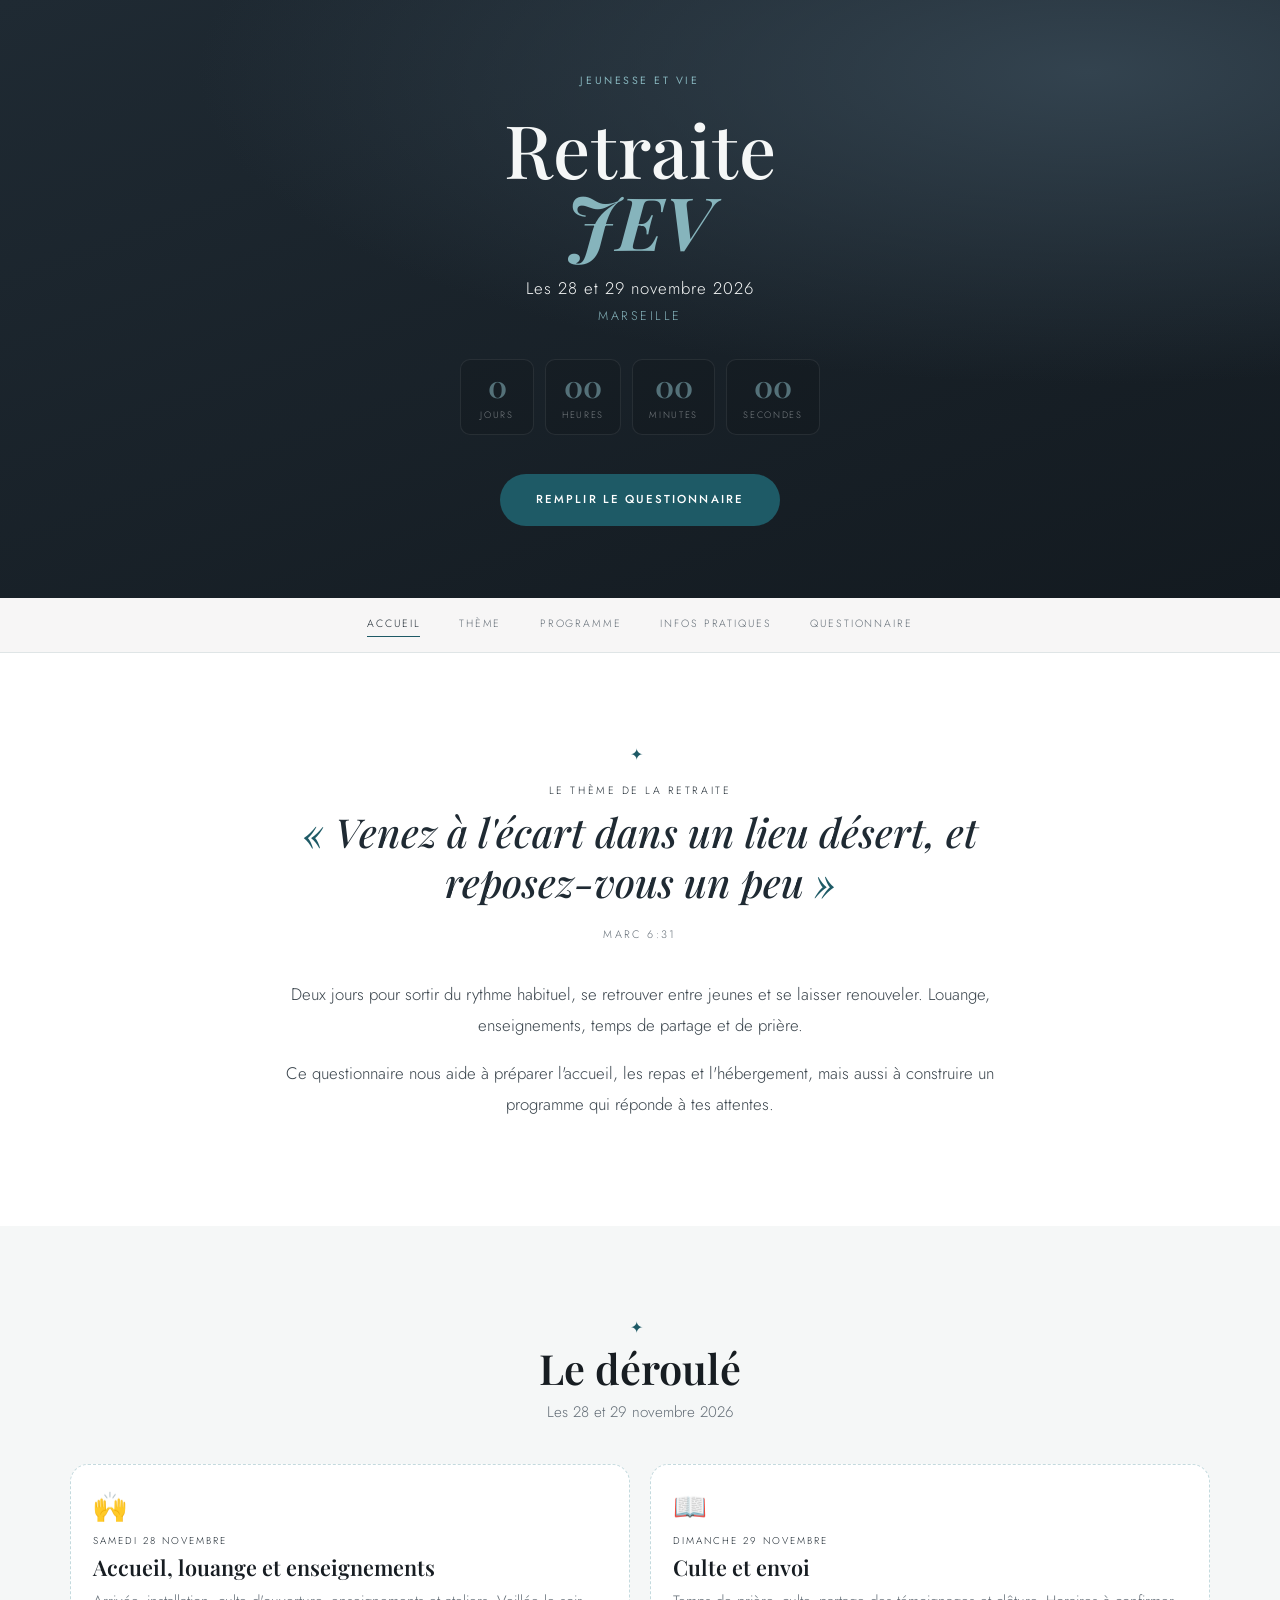
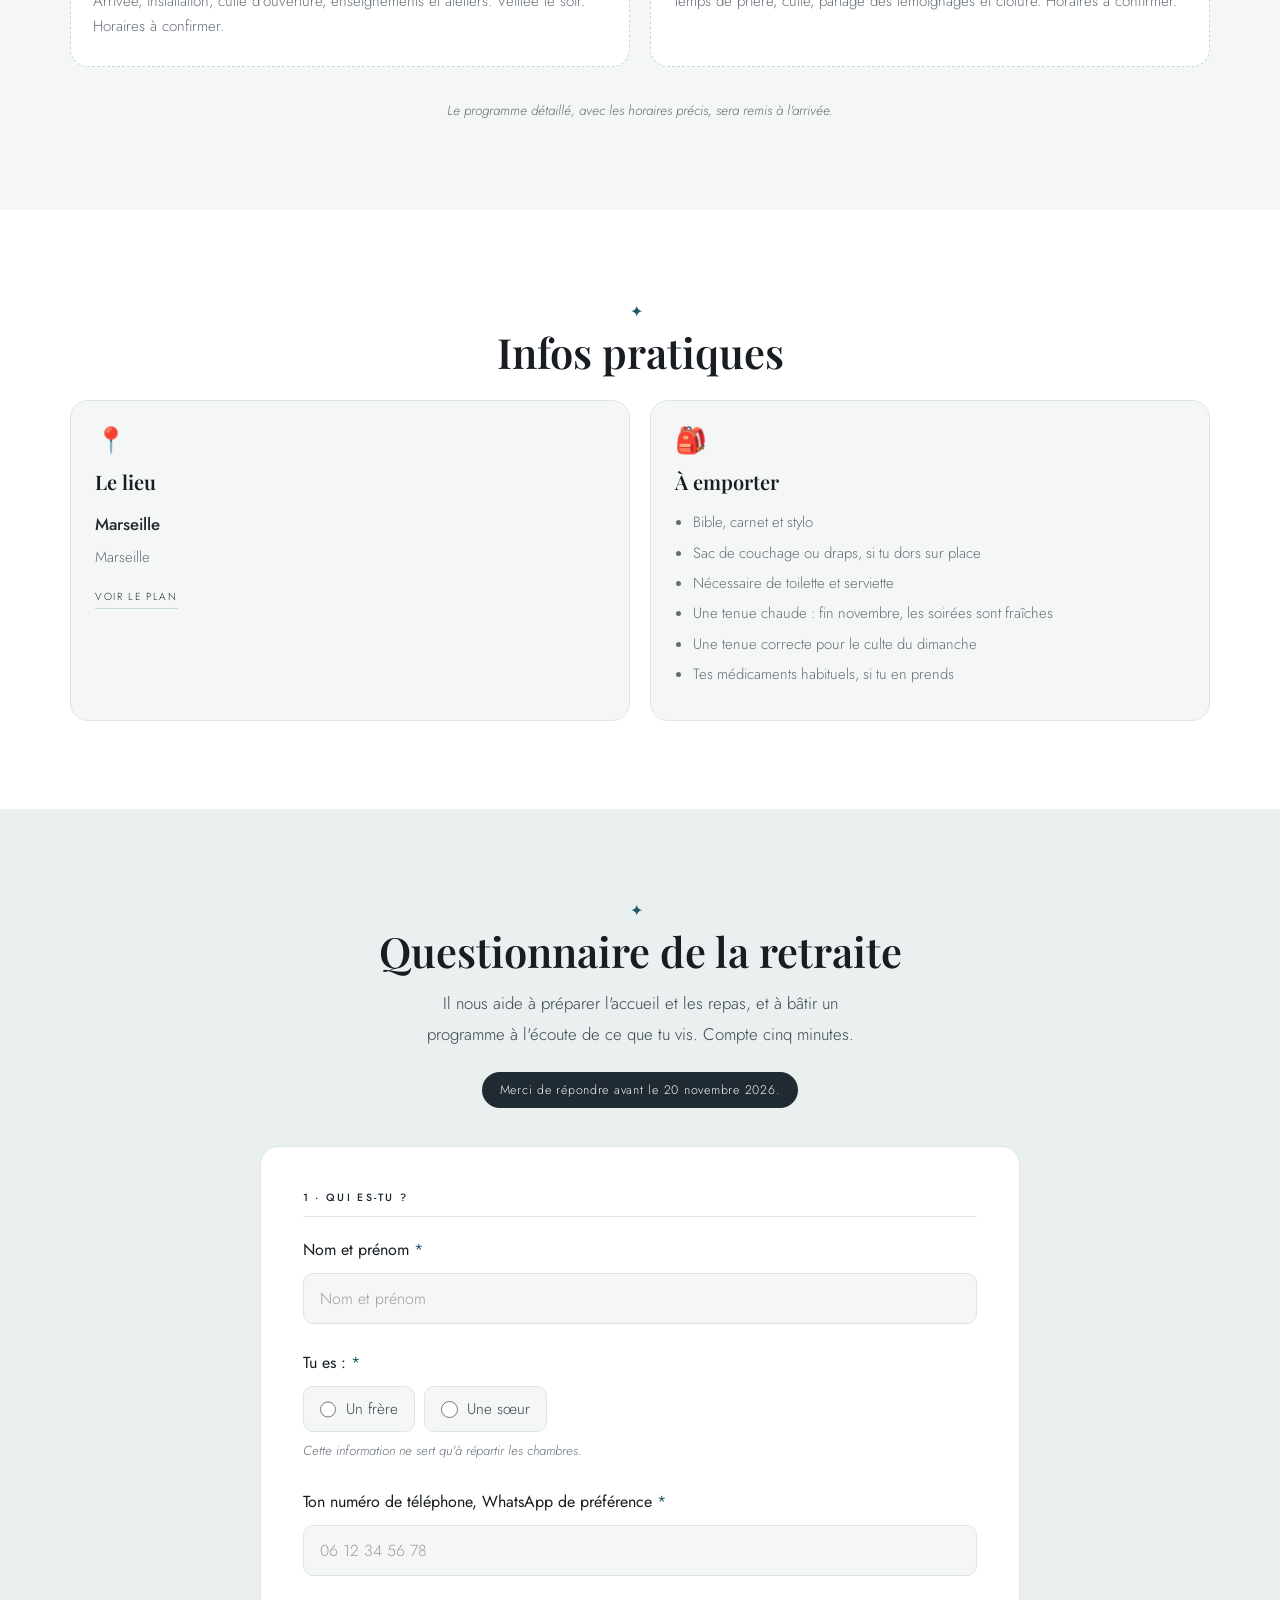
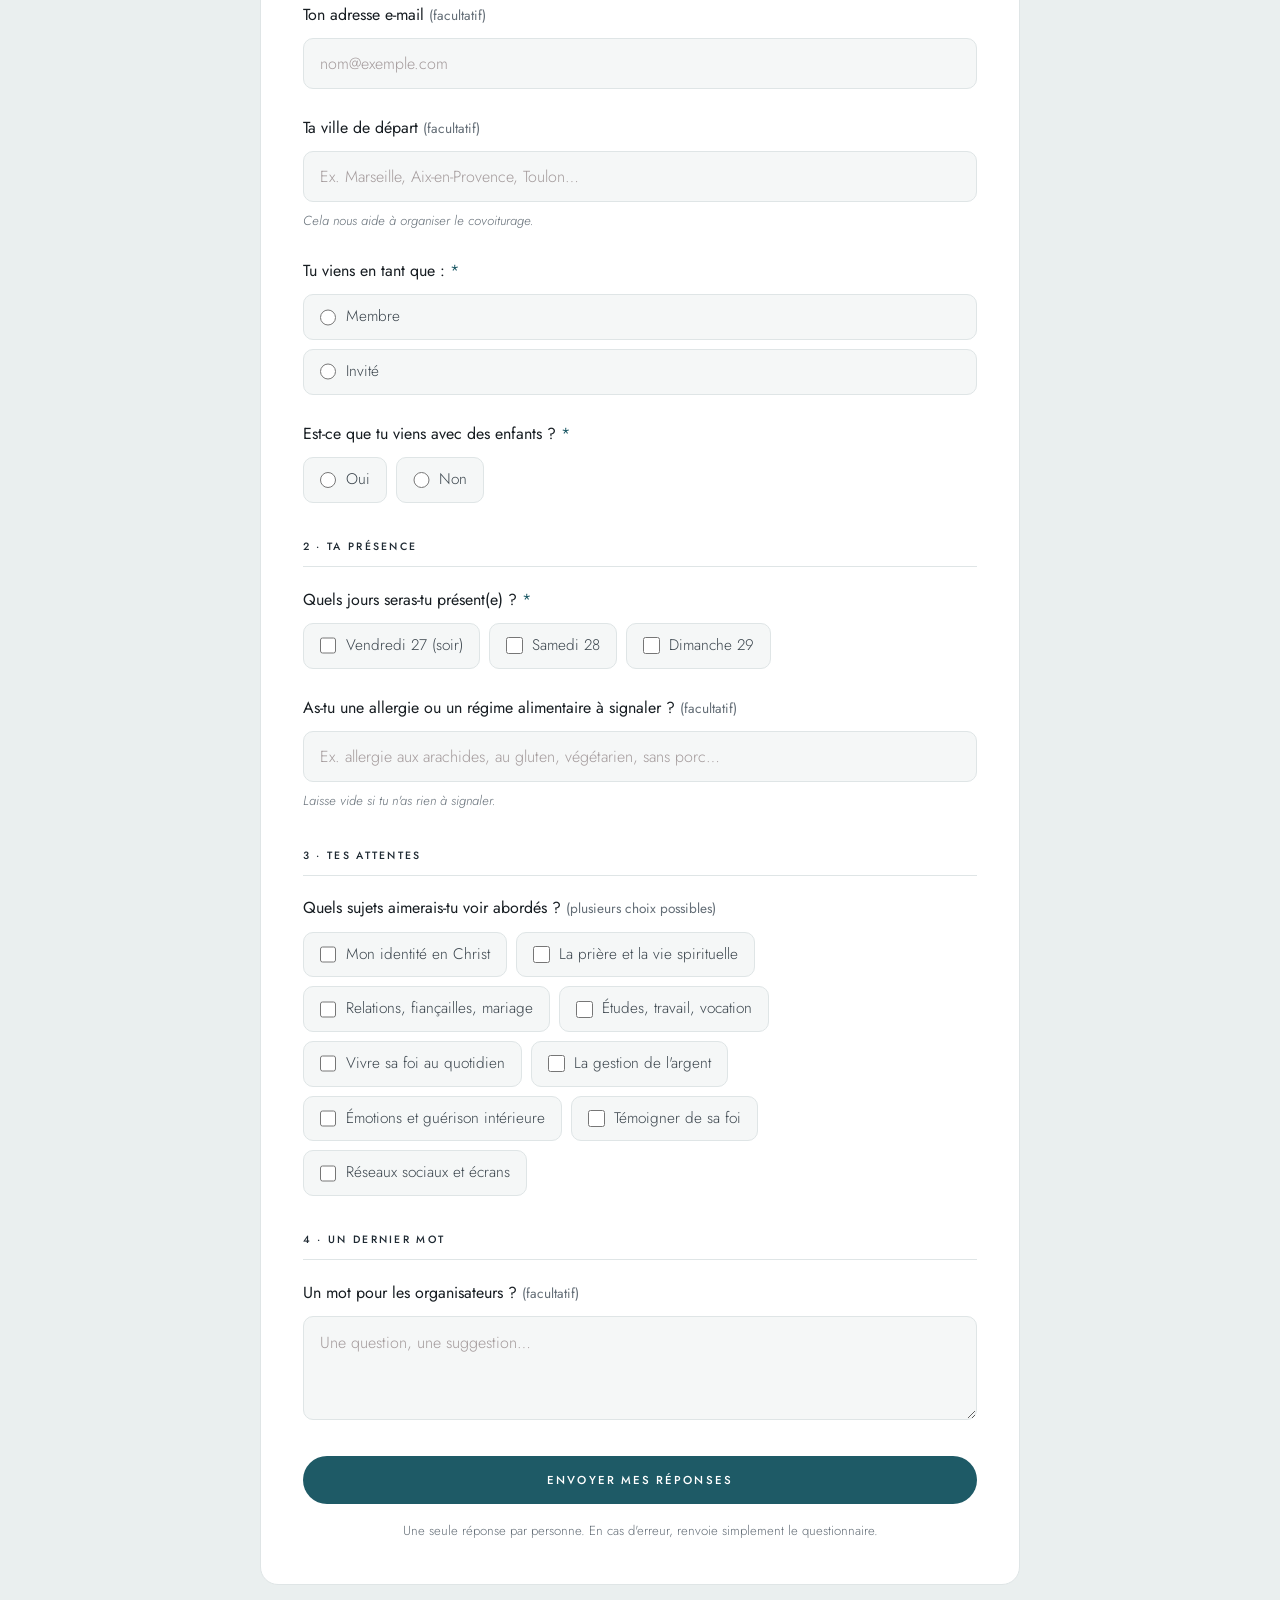
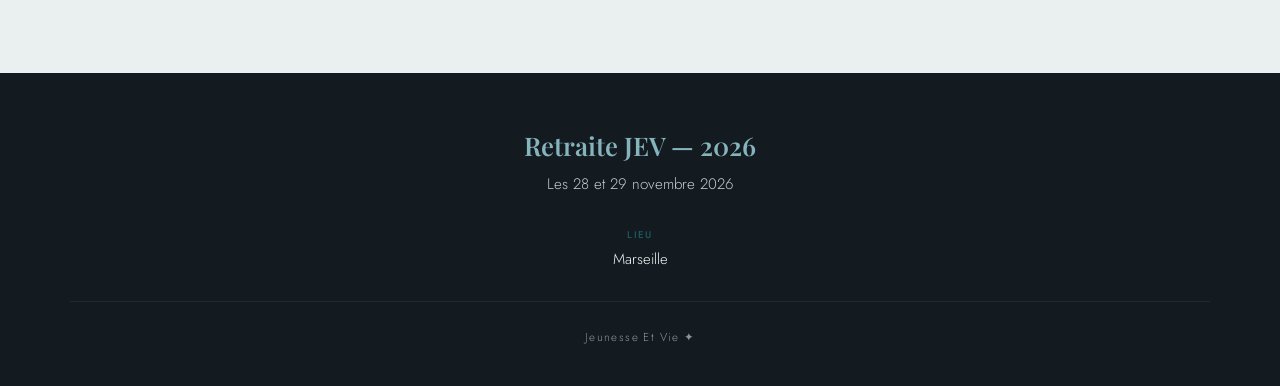
<file: index.html>
<!DOCTYPE html>
<html lang="fr">
<head>
<meta charset="utf-8">
<meta name="viewport" content="width=device-width, initial-scale=1">
<title>Retraite JEV 2026 — Questionnaire</title>
<meta name="description" content="Retraite de Jeunesse Et Vie, les 28 et 29 novembre 2026 à Marseille. Inscris-toi et dis-nous ce que tu attends de ces deux jours.">

<meta property="og:title" content="Retraite JEV — 28 et 29 novembre 2026, Marseille">
<meta property="og:description" content="Inscris-toi à la retraite de Jeunesse Et Vie et partage tes attentes.">
<meta property="og:type" content="website">

<link rel="preconnect" href="https://fonts.googleapis.com">
<link rel="preconnect" href="https://fonts.gstatic.com" crossorigin>
<link href="https://fonts.googleapis.com/css2?family=Playfair+Display:ital,wght@0,500;0,600;0,700;1,500&family=Jost:wght@300;400;500;600&display=swap" rel="stylesheet">
<link rel="stylesheet" href="style.css?v=20261030c">
</head>
<body>

<div id="demo-banner" class="demo-banner" hidden>
  <strong>Mode démonstration</strong> — Supabase n'est pas encore configuré&nbsp;: les réponses restent dans le navigateur et ne parviennent pas aux organisateurs.
  <span class="demo-banner__hint">N'envoyez pas encore le lien&nbsp;: ce bandeau disparaîtra dès que les deux clés seront renseignées dans <code>config.js</code> (voir README.md).</span>
</div>

<!-- ============================ HERO ============================ -->
<header class="hero hero--seul" id="accueil">
  <div class="hero__text">
    <p class="overline" id="hero-orga">Jeunesse Et Vie</p>
    <h1 class="titre">
      <span>Retraite</span>
      <span class="titre__fort">JEV</span>
    </h1>
    <p class="hero__date" data-date-texte>Les 28 et 29 novembre 2026</p>
    <p class="hero__lieu" id="hero-lieu">Marseille</p>

    <div class="countdown" id="countdown" aria-label="Compte à rebours">
      <div class="countdown__cell"><b data-cd="j">–</b><span>jours</span></div>
      <div class="countdown__cell"><b data-cd="h">–</b><span>heures</span></div>
      <div class="countdown__cell"><b data-cd="m">–</b><span>minutes</span></div>
      <div class="countdown__cell"><b data-cd="s">–</b><span>secondes</span></div>
    </div>

    <a class="btn btn--primary" href="#inscription">Remplir le questionnaire</a>
  </div>
</header>

<!-- ============================ NAV ============================ -->
<nav class="nav" id="nav">
  <a href="#accueil">Accueil</a>
  <a href="#theme">Thème</a>
  <a href="#programme">Programme</a>
  <a href="#infos">Infos pratiques</a>
  <a href="#inscription">Questionnaire</a>
</nav>

<!-- ============================ THÈME ============================ -->
<section class="section section--theme" id="theme">
  <div class="wrap wrap--narrow center">
    <span class="ornament">✦</span>
    <p class="section__over">Le thème de la retraite</p>
    <blockquote class="citation">
      <p id="theme-citation"></p>
      <cite id="theme-ref"></cite>
    </blockquote>
    <div class="lede" id="theme-texte"></div>
  </div>
</section>

<!-- ========================== PROGRAMME ========================== -->
<section class="section section--programme" id="programme">
  <div class="wrap">
    <div class="center">
      <span class="ornament">✦</span>
      <h2 class="h2">Le déroulé</h2>
      <p class="section__sub" data-date-texte>Les 28 et 29 novembre 2026</p>
    </div>
    <div class="timeline" id="timeline"></div>
    <p class="programme__note">Le programme détaillé, avec les horaires précis, sera remis à l'arrivée.</p>
  </div>
</section>

<!-- =========================== INFOS =========================== -->
<section class="section section--infos" id="infos">
  <div class="wrap">
    <div class="center">
      <span class="ornament">✦</span>
      <h2 class="h2">Infos pratiques</h2>
    </div>

    <div class="cards">
      <article class="card">
        <div class="card__icone" aria-hidden="true">📍</div>
        <h3 class="card__titre">Le lieu</h3>
        <p class="card__fort" id="lieu-nom">Marseille</p>
        <p class="card__texte" id="lieu-adresse"></p>
        <a class="card__lien" id="lieu-carte" href="#" target="_blank" rel="noopener" hidden>Voir le plan</a>
      </article>

      <article class="card">
        <div class="card__icone" aria-hidden="true">🎒</div>
        <h3 class="card__titre">À emporter</h3>
        <ul class="card__liste">
          <li>Bible, carnet et stylo</li>
          <li>Sac de couchage ou draps, si tu dors sur place</li>
          <li>Nécessaire de toilette et serviette</li>
          <li>Une tenue chaude : fin novembre, les soirées sont fraîches</li>
          <li>Une tenue correcte pour le culte du dimanche</li>
          <li>Tes médicaments habituels, si tu en prends</li>
        </ul>
      </article>

      <article class="card" id="card-contact">
        <div class="card__icone" aria-hidden="true">📞</div>
        <h3 class="card__titre">Une question&nbsp;?</h3>
        <p class="card__texte">Les responsables répondent à toutes tes questions&nbsp;:</p>
        <p class="card__fort"><a id="infoline-lien" href="#"></a></p>
        <a class="card__lien" id="infoline-wa" href="#" target="_blank" rel="noopener">Écrire sur WhatsApp</a>
      </article>
    </div>
  </div>
</section>

<!-- ========================= QUESTIONNAIRE ========================= -->
<section class="section section--form" id="inscription">
  <div class="wrap wrap--form">
    <div class="center">
      <span class="ornament">✦</span>
      <h2 class="h2">Questionnaire de la retraite</h2>
      <p class="lede lede--tight">
        Il nous aide à préparer l'accueil et les repas,
        et à bâtir un programme à l'écoute de ce que tu vis. Compte cinq minutes.
      </p>
      <p class="deadline" id="deadline"></p>
    </div>

    <form class="form" id="camp-form" novalidate>

      <!-- ============ 1. Identité ============ -->
      <p class="form__etape">1 · Qui es-tu&nbsp;?</p>

      <fieldset class="field">
        <label class="q" for="nom">Nom et prénom <span class="req">*</span></label>
        <input class="input" type="text" id="nom" name="nom" autocomplete="name"
               placeholder="Nom et prénom" required>
        <p class="err" data-err-for="nom"></p>
      </fieldset>

      <fieldset class="field">
        <legend class="q">Tu es&nbsp;: <span class="req">*</span></legend>
        <div class="choices choices--row">
          <label class="choice"><input type="radio" name="sexe" value="Frère"><span>Un frère</span></label>
          <label class="choice"><input type="radio" name="sexe" value="Sœur"><span>Une sœur</span></label>
        </div>
        <p class="hint">Cette information ne sert qu'à répartir les chambres.</p>
        <p class="err" data-err-for="sexe"></p>
      </fieldset>

      <fieldset class="field">
        <label class="q" for="telephone">Ton numéro de téléphone, WhatsApp de préférence <span class="req">*</span></label>
        <input class="input" type="tel" id="telephone" name="telephone" autocomplete="tel"
               placeholder="06 12 34 56 78" required>
        <p class="err" data-err-for="telephone"></p>
      </fieldset>

      <fieldset class="field">
        <label class="q" for="email">Ton adresse e-mail <span class="opt">(facultatif)</span></label>
        <input class="input" type="email" id="email" name="email" autocomplete="email"
               placeholder="nom@exemple.com">
      </fieldset>

      <fieldset class="field">
        <label class="q" for="ville">Ta ville de départ <span class="opt">(facultatif)</span></label>
        <input class="input" type="text" id="ville" name="ville"
               placeholder="Ex. Marseille, Aix-en-Provence, Toulon…">
        <p class="hint">Cela nous aide à organiser le covoiturage.</p>
      </fieldset>

      <fieldset class="field">
        <legend class="q">Tu viens en tant que&nbsp;: <span class="req">*</span></legend>
        <div class="choices">
          <label class="choice"><input type="radio" name="statut" value="Membre de JEV"><span>Membre</span></label>
          <label class="choice"><input type="radio" name="statut" value="Invité(e)"><span>Invité</span></label>
        </div>
        <p class="err" data-err-for="statut"></p>
      </fieldset>

      <fieldset class="field" id="field-invite-par" hidden>
        <label class="q" for="invite_par">Qui t'a invité(e)&nbsp;? <span class="opt">(facultatif)</span></label>
        <input class="input" type="text" id="invite_par" name="invite_par" placeholder="Le nom de la personne">
      </fieldset>

      <fieldset class="field">
        <legend class="q">Est-ce que tu viens avec des enfants&nbsp;? <span class="req">*</span></legend>
        <div class="choices choices--row">
          <label class="choice"><input type="radio" name="avec_enfants" value="Oui"><span>Oui</span></label>
          <label class="choice"><input type="radio" name="avec_enfants" value="Non"><span>Non</span></label>
        </div>
        <p class="err" data-err-for="avec_enfants"></p>
      </fieldset>

      <fieldset class="field" id="bloc-enfants" hidden>
        <label class="q" for="nb_enfants">Combien&nbsp;? <span class="req">*</span></label>
        <input class="input input--court" type="number" id="nb_enfants" name="nb_enfants"
               min="1" max="10" inputmode="numeric" placeholder="Ex. 2">
        <p class="err" data-err-for="nb_enfants"></p>
        <div class="enfants" id="enfants-liste"></div>
        <p class="hint">Tes enfants sont inscrits avec toi : pas besoin de remplir un autre questionnaire pour eux.</p>
        <p class="err" data-err-for="enfant_nom"></p>
      </fieldset>

      <!-- ============ 2. Présence ============ -->
      <p class="form__etape">2 · Ta présence</p>

      <fieldset class="field">
        <legend class="q">Quels jours seras-tu présent(e)&nbsp;? <span class="req">*</span></legend>
        <div class="choices choices--row">
          <label class="choice"><input type="checkbox" name="jours" value="Ven. 27 soir"><span>Vendredi 27 (soir)</span></label>
          <label class="choice"><input type="checkbox" name="jours" value="Sam. 28"><span>Samedi 28</span></label>
          <label class="choice"><input type="checkbox" name="jours" value="Dim. 29"><span>Dimanche 29</span></label>
        </div>
        <p class="err" data-err-for="jours"></p>
      </fieldset>

      <fieldset class="field">
        <label class="q" for="repas">As-tu une allergie ou un régime alimentaire à signaler&nbsp;? <span class="opt">(facultatif)</span></label>
        <input class="input" type="text" id="repas" name="repas"
               placeholder="Ex. allergie aux arachides, au gluten, végétarien, sans porc…">
        <p class="hint">Laisse vide si tu n'as rien à signaler.</p>
      </fieldset>


      <!-- ============ 3. Tes attentes ============ -->
      <p class="form__etape" id="etape-attentes">3 · Tes attentes</p>

      <fieldset class="field">
        <legend class="q">Quels sujets aimerais-tu voir abordés&nbsp;? <span class="opt">(plusieurs choix possibles)</span></legend>
        <div class="choices choices--row">
          <label class="choice"><input type="checkbox" name="sujets" value="Mon identité en Christ"><span>Mon identité en Christ</span></label>
          <label class="choice"><input type="checkbox" name="sujets" value="La prière et la vie spirituelle"><span>La prière et la vie spirituelle</span></label>
          <label class="choice"><input type="checkbox" name="sujets" value="Les relations, les fiançailles, le mariage"><span>Relations, fiançailles, mariage</span></label>
          <label class="choice"><input type="checkbox" name="sujets" value="Les études, le travail, la vocation"><span>Études, travail, vocation</span></label>
          <label class="choice"><input type="checkbox" name="sujets" value="Vivre sa foi au quotidien"><span>Vivre sa foi au quotidien</span></label>
          <label class="choice"><input type="checkbox" name="sujets" value="La gestion de l'argent"><span>La gestion de l'argent</span></label>
          <label class="choice"><input type="checkbox" name="sujets" value="Les émotions, les blessures, la guérison intérieure"><span>Émotions et guérison intérieure</span></label>
          <label class="choice"><input type="checkbox" name="sujets" value="Témoigner de sa foi"><span>Témoigner de sa foi</span></label>
          <label class="choice"><input type="checkbox" name="sujets" value="Les réseaux sociaux et l'usage des écrans"><span>Réseaux sociaux et écrans</span></label>
        </div>
      </fieldset>

      <!-- ============ 4. Commissions ============ -->
      <p class="form__etape" id="etape-contribution">4 · Les commissions</p>

      <div id="bloc-commissions" hidden>
        <fieldset class="field">
          <legend class="q">Dans quelle(s) commission(s) aimerais-tu servir&nbsp;? <span class="opt">(plusieurs choix possibles)</span></legend>
          <p class="hint">Les commissions préparent la retraite dès maintenant et la font vivre sur place. Coche celles qui te parlent : un responsable te recontactera.</p>
          <div class="choices">
            <label class="choice choice--desc"><input type="checkbox" name="commissions" value="Accueil &amp; Hébergement"><span><b>Accueil &amp; Hébergement</b><small>Organisation de l'accueil des frères : gestion des arrivées, du nombre de participants, de l'installation et du couchage.</small></span></label>
            <label class="choice choice--desc"><input type="checkbox" name="commissions" value="Communication"><span><b>Communication</b><small>Gestion de tous les moyens de communication de la retraite : flyers, teaser, spot, annonces et transmission des informations pratiques.</small></span></label>
            <label class="choice choice--desc"><input type="checkbox" name="commissions" value="Prière / Jeûnes"><span><b>Prière / Jeûnes</b><small>Porter la retraite par la prière et le jeûne avant et pendant l'événement.</small></span></label>
            <label class="choice choice--desc"><input type="checkbox" name="commissions" value="Point financier"><span><b>Point financier</b><small>Gestion financière de la retraite : réflexion sur le budget, mobilisation des ressources et recherche de fonds.</small></span></label>
            <label class="choice choice--desc"><input type="checkbox" name="commissions" value="Logistique"><span><b>Logistique</b><small>Penser et organiser le schéma logistique depuis toutes les villes vers le lieu de la retraite, calcul des différents coûts.</small></span></label>
            <label class="choice choice--desc"><input type="checkbox" name="commissions" value="Enfants"><span><b>Enfants</b><small>Ministère auprès des enfants : encadrement et gestion des enfants durant toute la retraite.</small></span></label>
            <label class="choice choice--desc"><input type="checkbox" name="commissions" value="Point santé"><span><b>Point santé</b><small>Gestion de la trousse de secours et des soins de première nécessité (de préférence par des frères du domaine de la santé).</small></span></label>
            <label class="choice choice--desc"><input type="checkbox" name="commissions" value="Animation"><span><b>Animation</b><small>Organisation des jeux et activités favorisant la communion fraternelle.</small></span></label>
            <label class="choice choice--desc"><input type="checkbox" name="commissions" value="Restauration"><span><b>Restauration</b><small>Élaboration des menus, calcul du budget, courses, préparation des repas et service.</small></span></label>
            <label class="choice choice--desc"><input type="checkbox" name="commissions" value="Louange"><span><b>Louange</b><small>Gestion de la chorale et des temps de louange tout au long de la retraite.</small></span></label>
            <label class="choice choice--desc"><input type="checkbox" name="commissions" value="Évangélisation"><span><b>Évangélisation</b><small>Mobilisation et accompagnement de l'équipe dans l'évangélisation.</small></span></label>
            <label class="choice choice--desc"><input type="checkbox" name="commissions" value="Nettoyage"><span><b>Nettoyage</b><small>Entretien, hygiène tout au long de la retraite et remise en état des lieux, notamment à la fin de la retraite.</small></span></label>
            <label class="choice choice--desc"><input type="checkbox" name="commissions" value="Littérature chrétienne"><span><b>Littérature chrétienne</b><small>Transport sur le lieu de la retraite, vente, présentation et conseil de livres chrétiens.</small></span></label>
            <label class="choice choice--desc"><input type="checkbox" name="commissions" value="Lieu de la retraite"><span><b>Lieu de la retraite</b><small>Gestion du lieu : accès, organisation pratique et coordination / discipline sur place.</small></span></label>
            <label class="choice choice--desc"><input type="checkbox" name="commissions" value="Sonorisation &amp; Projection"><span><b>Sonorisation &amp; Projection</b><small>Gestion de la sonorisation et de la projection : installation, réglages et suivi technique pendant la retraite.</small></span></label>
            <label class="choice choice--desc"><input type="checkbox" name="commissions" value="Archives"><span><b>Archives</b><small>Gestion des photos, vidéos et archives de la retraite.</small></span></label>
            <label class="choice choice--desc"><input type="checkbox" name="commissions" value="Statistiques"><span><b>Statistiques</b><small>Décompte et liste des participants par jour, en présentiel et en ligne ; recensement des invités, convertis, restaurations, baptêmes… (en lien avec l'accueil).</small></span></label>
            <label class="choice choice--desc"><input type="checkbox" name="commissions" value="Conseil et baptêmes"><span><b>Conseil et baptêmes</b><small>Organisation du conseil après l'évangélisation et des baptêmes (lieu…).</small></span></label>
            <label class="choice choice--desc"><input type="checkbox" name="commissions" value="Scribes – Compte rendu"><span><b>Scribes – Compte rendu</b><small>Prise de notes tout au long de la retraite pour retranscrire, partager et conserver tout ce qui a été dit et fait.</small></span></label>
            <label class="choice"><input type="checkbox" name="commissions" value="Aucune pour cette fois"><span>Je ne peux pas m'engager cette fois</span></label>
          </div>
        </fieldset>
      </div>

      <fieldset class="field">
        <label class="q" for="message">Un mot pour les organisateurs&nbsp;? <span class="opt">(facultatif)</span></label>
        <textarea class="input" id="message" name="message" rows="3"
                  placeholder="Une question, une suggestion…"></textarea>
      </fieldset>

      <p class="form-error" id="form-error" hidden></p>

      <button class="btn btn--primary btn--block" type="submit" id="submit-btn">Envoyer mes réponses</button>
      <p class="form-note">Une seule réponse par personne. En cas d'erreur, renvoie simplement le questionnaire.</p>
    </form>

    <!-- écran de remerciement -->
    <div class="thanks" id="thanks" hidden>
      <span class="ornament">✦</span>
      <h3 class="h3" id="thanks-title">Merci&nbsp;!</h3>
      <p id="thanks-text"></p>
      <a class="btn btn--ghost" id="thanks-wa" href="#" target="_blank" rel="noopener" hidden>Écrire aux responsables sur WhatsApp</a>
      <button class="btn btn--ghost" type="button" id="again">Remplir pour quelqu'un d'autre</button>
    </div>
  </div>
</section>

<!-- =========================== FOOTER =========================== -->
<footer class="footer">
  <div class="wrap center">
    <p class="footer__titre" id="footer-titre">Retraite JEV 2026</p>
    <p class="footer__date" data-date-texte>Les 28 et 29 novembre 2026</p>
    <div class="footer__infos" id="footer-infos"></div>
    <p class="footer__credit" id="footer-orga">Jeunesse Et Vie ✦</p>
  </div>
</footer>

<script src="config.js?v=20261030c"></script>
<script src="app.js?v=20261030c"></script>
</body>
</html>
</file>
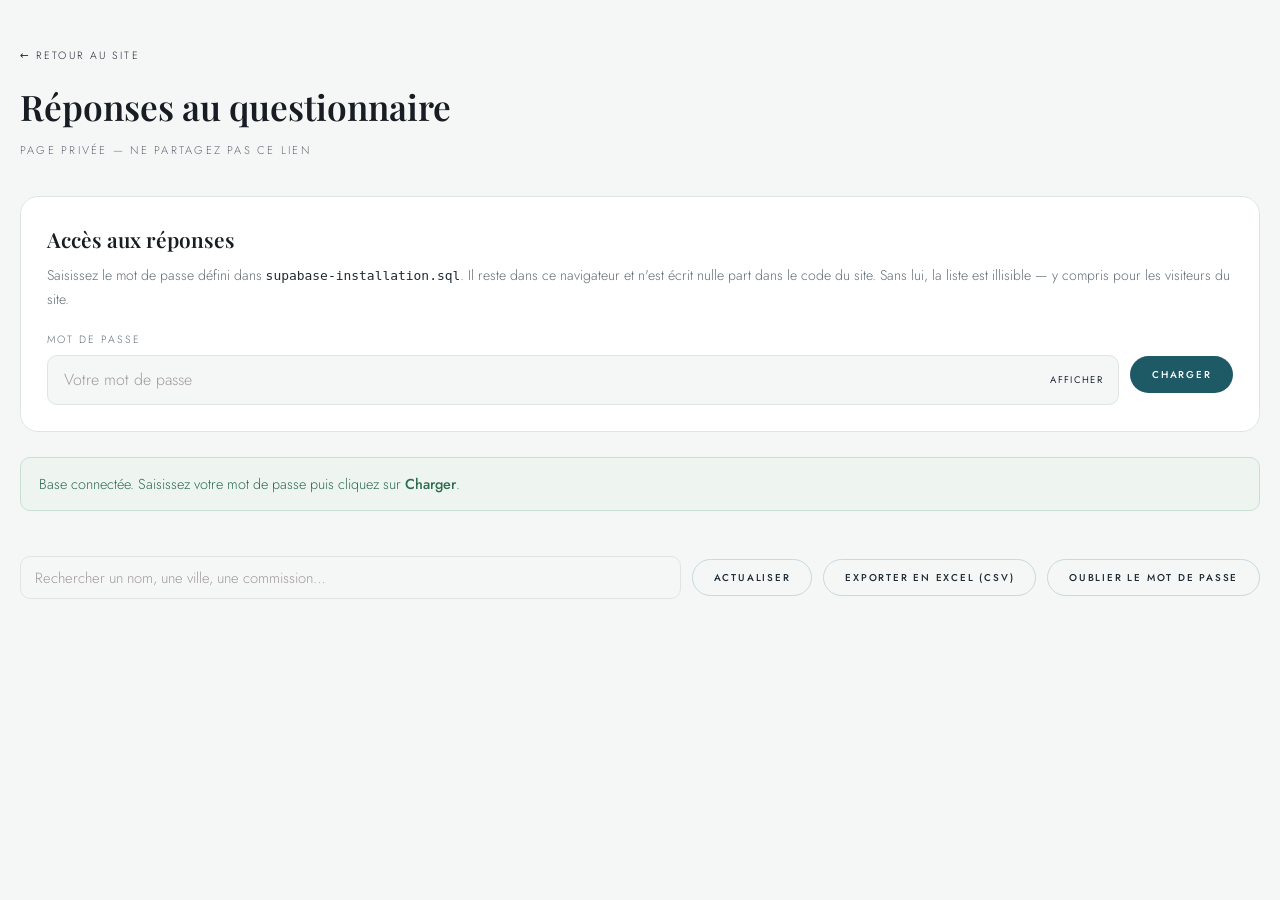
<file: admin.html>
<!DOCTYPE html>
<html lang="fr">
<head>
<meta charset="utf-8">
<meta name="viewport" content="width=device-width, initial-scale=1">
<meta name="robots" content="noindex, nofollow">
<title>Réponses — Retraite JEV</title>
<link rel="preconnect" href="https://fonts.googleapis.com">
<link rel="preconnect" href="https://fonts.gstatic.com" crossorigin>
<link href="https://fonts.googleapis.com/css2?family=Playfair+Display:wght@500;600&family=Jost:wght@300;400;500&display=swap" rel="stylesheet">
<link rel="stylesheet" href="style.css?v=20261030c">
<style>
  body{ background:var(--fond); }
  .admin{ width:min(1400px, 100% - 2.5rem); margin:0 auto; padding:2.5rem 0 4rem; }
  .admin h1{ font-family:var(--serif); font-weight:600; font-size:2.2rem; margin:.6rem 0 .3rem;
             color:var(--noir); }
  .admin .sub{ color:var(--gris); font-size:.7rem; letter-spacing:.2em;
               text-transform:uppercase; margin:0 0 2.2rem; }

  .panel{ background:var(--blanc); border:1px solid var(--line); border-radius:var(--r-lg);
          padding:1.6rem; margin-bottom:1.6rem; }
  .panel h2{ font-family:var(--serif); font-weight:600; font-size:1.3rem; margin:0 0 .4rem;
             color:var(--noir); }
  .panel p.help{ color:var(--gris); font-size:.88rem; margin:0 0 1.2rem; }
  .panel code{ color:var(--principal); font-family:ui-monospace,"Cascadia Mono",monospace;
               font-size:.92em; }
  .row{ display:grid; grid-template-columns:1fr auto; gap:.7rem; align-items:start; }
  @media (max-width:640px){ .row{ grid-template-columns:1fr; } }
  .row label{ font-size:.66rem; letter-spacing:.18em; text-transform:uppercase;
              color:var(--gris); display:block; margin-bottom:.35rem; }
  .row > .btn{ margin-top:1.55rem; }
  @media (max-width:640px){ .row > .btn{ margin-top:.2rem; } }

  .key-wrap{ position:relative; }
  .key-wrap .input{ padding-right:6rem; }
  .key-eye{ position:absolute; right:.5rem; top:50%; transform:translateY(-50%);
            background:none; border:0; cursor:pointer; padding:.3rem .5rem;
            font-family:var(--sans); font-size:.6rem; letter-spacing:.14em;
            text-transform:uppercase; color:var(--principal); }
  .key-eye:hover{ text-decoration:underline; }

  .stats{ display:grid; grid-template-columns:repeat(auto-fit,minmax(140px,1fr)); gap:.9rem;
          margin-bottom:1.6rem; }
  .stat{ background:var(--blanc); border:1px solid var(--line); border-radius:var(--r-lg);
         padding:1.2rem 1.1rem; }
  .stat b{ display:block; font-family:var(--serif); font-size:2.1rem; font-weight:600;
           line-height:1; font-variant-numeric:tabular-nums; color:var(--noir); }
  .stat span{ display:block; margin-top:.5rem; font-size:.6rem; letter-spacing:.16em;
              text-transform:uppercase; color:var(--gris); }
  .stat.or{ border-color:var(--line-accent); background:var(--fond-accent); }
  .stat.or b{ color:var(--principal); }

  .tools{ display:flex; gap:.7rem; flex-wrap:wrap; align-items:center; margin-bottom:1.1rem; }
  .tools .input{ width:auto; flex:1 1 220px; padding:.6rem .85rem; font-size:.92rem; }
  .btn--sm{ padding:.62rem 1.3rem; font-size:.62rem; }

  .table-wrap{ overflow-x:auto; border:1px solid var(--line); border-radius:var(--r-lg);
               background:var(--blanc); }
  table{ border-collapse:collapse; width:100%; font-size:.88rem; white-space:nowrap; }
  th,td{ padding:.7rem .85rem; text-align:left; border-bottom:1px solid var(--line);
         color:var(--noir-doux); vertical-align:top; }
  th{ font-size:.58rem; letter-spacing:.14em; text-transform:uppercase; color:var(--principal);
      font-weight:500; background:var(--fond); position:sticky; top:0; }
  tbody tr:hover{ background:var(--fond); }
  td.nom{ font-weight:400; white-space:normal; min-width:10rem; color:var(--noir); }
  td.long{ white-space:normal; min-width:13rem; max-width:22rem; color:var(--gris); }
  td.msg{ white-space:normal; min-width:14rem; max-width:24rem; color:var(--gris);
          font-style:italic; }
  .tag{ display:inline-block; padding:.14rem .6rem; border-radius:99px; font-size:.72rem;
        border:1px solid var(--line); }
  .tag.oui{ color:#2E6B4F; border-color:#BFD9CB; background:#F1F8F4; }
  .tag.peut{ color:#55636D; border-color:#D5DDE3; background:#EEF1F4; }
  .tag.non{ color:var(--err); border-color:#E8C4C1; background:#FDF3F2; }
  .empty{ padding:3rem 1rem; text-align:center; color:var(--gris); }

  .del{ background:none; border:1px solid transparent; border-radius:var(--r);
        cursor:pointer; padding:.25rem .6rem; font-family:var(--sans);
        font-size:.6rem; letter-spacing:.14em; text-transform:uppercase;
        color:var(--gris); transition:color .15s, border-color .15s, background .15s; }
  tbody tr:hover .del{ color:var(--err); border-color:#E8C4C1; }
  .del:hover{ background:#FDF3F2; color:var(--err); border-color:var(--err); }
  .del[disabled]{ opacity:.5; cursor:progress; }

  .msg-box{ padding:.9rem 1.1rem; border-radius:var(--r); font-size:.9rem; margin-bottom:1.2rem;
            line-height:1.6; }
  .msg-box code{ font-family:ui-monospace,"Cascadia Mono",monospace; }
  .msg-box b{ font-weight:500; }
  .msg-box a{ color:inherit; }
  .msg-box.err{ background:#FDF3F2; border:1px solid #E8C4C1; color:var(--err); }
  .msg-box.ok{ background:#EEF5F0; border:1px solid #C9DFD1; color:#2E6B4F; }
  .msg-box.ok code{ color:var(--principal); }

  .back{ font-size:.66rem; letter-spacing:.2em; text-transform:uppercase; color:var(--principal);
         text-decoration:none; }
  .back:hover{ text-decoration:underline; }

  .commissions{ margin-bottom:1.6rem; }
  .commissions ul{ list-style:none; margin:0; padding:0; display:grid;
                   grid-template-columns:repeat(auto-fill,minmax(230px,1fr)); gap:.4rem 1.4rem; }
  .commissions li{ display:flex; justify-content:space-between; gap:1rem; padding:.35rem 0;
                   border-bottom:1px solid var(--line); font-size:.9rem; }
  .commissions li b{ font-variant-numeric:tabular-nums; color:var(--principal); font-weight:500; }
</style>
</head>
<body>
<div class="admin">

  <a class="back" href="index.html">← Retour au site</a>
  <h1>Réponses au questionnaire</h1>
  <p class="sub">Page privée — ne partagez pas ce lien</p>

  <div class="panel" id="connexion">
    <h2>Accès aux réponses</h2>
    <p class="help">
      Saisissez le mot de passe défini dans <code>supabase-installation.sql</code>.
      Il reste dans ce navigateur et n'est écrit nulle part dans le code du site.
      Sans lui, la liste est illisible — y compris pour les visiteurs du site.
    </p>
    <div class="row">
      <div>
        <label for="mdp">Mot de passe</label>
        <div class="key-wrap">
          <input class="input" id="mdp" type="password" autocomplete="off" spellcheck="false"
                 placeholder="Votre mot de passe">
          <button class="key-eye" id="voir" type="button">Afficher</button>
        </div>
      </div>
      <button class="btn btn--primary btn--sm" id="connect" type="button">Charger</button>
    </div>
  </div>

  <div id="message"></div>

  <div class="stats" id="stats" hidden></div>

  <div class="panel commissions" id="commissions" hidden>
    <h2>Volontaires par commission</h2>
    <p class="help">Membres de JEV ayant coché chaque commission.</p>
    <ul id="commissions-liste"></ul>
  </div>

  <div class="tools" id="tools" hidden>
    <input class="input" id="search" type="search" placeholder="Rechercher un nom, une ville, une commission…">
    <button class="btn btn--ghost btn--sm" id="refresh" type="button">Actualiser</button>
    <button class="btn btn--ghost btn--sm" id="csv" type="button">Exporter en Excel (CSV)</button>
    <button class="btn btn--ghost btn--sm" id="logout" type="button">Oublier le mot de passe</button>
  </div>

  <div class="table-wrap" id="table-wrap" hidden>
    <table>
      <thead>
        <tr>
          <th>Reçu le</th><th>Nom</th><th>F/S</th><th>Téléphone</th>
          <th>Ville</th><th>Statut</th><th>Enfants</th><th>Jours</th>
          <th>Allergies / régime</th><th>Sujets</th><th>Commissions</th><th>Message</th><th></th>
        </tr>
      </thead>
      <tbody id="tbody"></tbody>
    </table>
  </div>

</div>

<script src="config.js?v=20261030c"></script>
<script>
(function () {
  "use strict";
  var $ = function (s) { return document.querySelector(s); };
  var C = window.CAMP || {};
  var STORE = "jev_admin_mdp";
  var NB_COLS = 13;
  var donnees = [];
  var elMdp = $("#mdp");

  /* --- pré-remplissage depuis la dernière session --- */
  try { elMdp.value = localStorage.getItem(STORE) || ""; } catch (e) {}

  if (!C.supabaseUrl || !C.supabaseAnonKey) {
    chargerDemo();
  } else if (elMdp.value) {
    charger();
  } else {
    info("Base connectée. Saisissez votre mot de passe puis cliquez sur <b>Charger</b>.");
  }

  $("#connect").addEventListener("click", charger);
  $("#refresh").addEventListener("click", charger);
  elMdp.addEventListener("keydown", function (e) { if (e.key === "Enter") charger(); });

  $("#voir").addEventListener("click", function () {
    var masque = elMdp.type === "password";
    elMdp.type = masque ? "text" : "password";
    this.textContent = masque ? "Masquer" : "Afficher";
  });

  $("#logout").addEventListener("click", function () {
    try { localStorage.removeItem(STORE); } catch (e) {}
    elMdp.value = "";
    location.reload();
  });

  $("#search").addEventListener("input", function () { rendre(donnees); });
  $("#csv").addEventListener("click", exporterCsv);

  function info(texte, type) {
    $("#message").innerHTML = texte
      ? '<div class="msg-box ' + (type || "ok") + '">' + texte + "</div>"
      : "";
  }

  function cacher() {
    $("#stats").hidden = true;
    $("#commissions").hidden = true;
    $("#tools").hidden = true;
    $("#table-wrap").hidden = true;
  }

  function urlSql() {
    var m = String(C.supabaseUrl || "").match(/https:\/\/([a-z0-9]+)\.supabase\.co/i);
    return m ? "https://supabase.com/dashboard/project/" + m[1] + "/sql/new"
             : "https://supabase.com/dashboard";
  }

  /* ---------------- mode démonstration ---------------- */
  function chargerDemo() {
    var liste = [];
    try { liste = JSON.parse(localStorage.getItem("jev_demo") || "[]"); } catch (e) {}
    donnees = liste;
    info("Supabase n'est pas configuré dans <code>config.js</code> : affichage des " +
         liste.length + " réponse(s) gardée(s) dans ce navigateur.", "err");
    rendre(donnees);
  }

  /* ---------------- lecture réelle ---------------- */
  function charger() {
    var mdp = elMdp.value.trim();
    if (!mdp) { info("Saisissez votre mot de passe.", "err"); return; }

    var base = String(C.supabaseUrl).replace(/\/+$/, "");
    info("Chargement…");

    fetch(base + "/rest/v1/rpc/lire_inscriptions_jev", {
      method: "POST",
      headers: {
        apikey: C.supabaseAnonKey,
        Authorization: "Bearer " + C.supabaseAnonKey,
        "Content-Type": "application/json"
      },
      body: JSON.stringify({ mdp: mdp })
    })
      .then(function (r) {
        return r.text().then(function (txt) {
          var corps = null;
          try { corps = JSON.parse(txt); } catch (e) {}
          if (r.ok) return corps || [];
          throw { statut: r.status, corps: corps, brut: txt };
        });
      })
      .then(function (rows) {
        try { localStorage.setItem(STORE, mdp); } catch (e) {}
        donnees = rows;
        if (rows.length) info(rows.length + " réponse(s) chargée(s).");
        else info("Mot de passe accepté, mais <b>aucune réponse</b> pour l'instant.");
        rendre(rows);
      })
      .catch(expliquer);
  }

  function expliquer(e) {
    cacher();
    var m = (e && e.corps && (e.corps.message || e.corps.hint)) || "";

    if (/mot de passe incorrect/i.test(m)) {
      info("<b>Mot de passe incorrect.</b> C'est celui inscrit sur les lignes " +
           "<code>attendu</code> de <code>supabase-installation.sql</code>. " +
           "Si vous l'avez oublié, modifiez ces lignes et relancez le script dans Supabase.", "err");
      return;
    }
    if (e && (e.statut === 404 || /lire_inscriptions_jev|function|schema cache/i.test(m))) {
      info("<b>La fonction de lecture n'existe pas encore.</b> Ouvrez " +
           '<a href="' + urlSql() + '" target="_blank" rel="noopener">le SQL Editor de Supabase</a>, ' +
           "collez tout le contenu de <code>supabase-installation.sql</code> et cliquez sur <b>Run</b>.", "err");
      return;
    }
    info("<b>Lecture impossible.</b> " + (m || (e && e.brut) || e), "err");
  }

  /* ---------------- affichage ---------------- */
  function estOui(v)  { return typeof v === "string" && v.indexOf("Oui") === 0; }
  function estPeut(v) { return typeof v === "string" && v.indexOf("Peut-être") === 0; }

  function rendre(rows) {
    var q = $("#search").value.trim().toLowerCase();
    var vue = q
      ? rows.filter(function (r) {
          return [r.nom, r.ville, r.commissions, r.enfants].some(function (v) {
            return String(v || "").toLowerCase().indexOf(q) > -1;
          });
        })
      : rows;

    var vendredi = rows.filter(function (r) { return /Ven/.test(r.jours || ""); });
    var samedi = rows.filter(function (r) { return /Sam/.test(r.jours || ""); });
    var dimanche = rows.filter(function (r) { return /Dim/.test(r.jours || ""); });
    var allergies = rows.filter(function (r) { return r.repas; });
    var nbEnfants = rows.reduce(function (n, r) {
      return n + (r.enfants ? String(r.enfants).split(" ; ").length : 0);
    }, 0);
    var freres= rows.filter(function (r) { return r.sexe === "Frère"; });
    var soeurs= rows.filter(function (r) { return r.sexe === "Sœur"; });
    var membres = rows.filter(function (r) { return r.statut === "Membre de JEV"; });
    var invites = rows.filter(function (r) { return r.statut && r.statut !== "Membre de JEV"; });

    $("#stats").hidden = false;
    $("#stats").innerHTML =
      tuile(rows.length, "réponses reçues") +
      tuile(vendredi.length, "présents vendredi soir", true) +
      tuile(samedi.length, "présents samedi", true) +
      tuile(dimanche.length, "présents dimanche", true) +
      tuile(freres.length + " / " + soeurs.length, "frères / sœurs") +
      tuile(membres.length + " / " + invites.length, "membres / invités") +
      tuile(nbEnfants, "enfants inscrits") +
      tuile(allergies.length, "allergies / régimes");

    var compte = {};
    rows.forEach(function (r) {
      String(r.commissions || "").split(", ").forEach(function (c) {
        if (c && c !== "Aucune pour cette fois") compte[c] = (compte[c] || 0) + 1;
      });
    });
    var noms = Object.keys(compte).sort(function (a, b) { return compte[b] - compte[a] || a.localeCompare(b); });
    $("#commissions").hidden = !noms.length;
    $("#commissions-liste").innerHTML = noms.map(function (c) {
      return "<li><span>" + esc(c) + "</span><b>" + compte[c] + "</b></li>";
    }).join("");

    $("#tools").hidden = false;
    $("#table-wrap").hidden = false;

    if (!vue.length) {
      $("#tbody").innerHTML = '<tr><td class="empty" colspan="' + NB_COLS + '">' +
        (rows.length ? "Aucune réponse ne correspond à cette recherche."
                     : "Aucune réponse pour le moment.") +
        "</td></tr>";
      return;
    }

    $("#tbody").innerHTML = vue.map(function (r) {
      return "<tr>" +
        "<td>" + dateFr(r.created_at) + "</td>" +
        '<td class="nom">' + esc(r.nom) + "</td>" +
        "<td>" + (r.sexe === "Frère" ? "F" : r.sexe === "Sœur" ? "S" : "—") + "</td>" +
        "<td>" + tel(r.telephone) + "</td>" +
        "<td>" + esc(r.ville) + "</td>" +
        "<td>" + esc(r.statut) + (r.invite_par ? "<br><small>par " + esc(r.invite_par) + "</small>" : "") + "</td>" +
        '<td class="long">' + esc(r.enfants) + "</td>" +
        "<td>" + esc(r.jours) + "</td>" +
        '<td class="long">' + esc(r.repas) + "</td>" +
        '<td class="long">' + esc(r.sujets) + "</td>" +
        '<td class="long">' + esc(r.commissions) + "</td>" +
        '<td class="msg">' + esc(r.message) + "</td>" +
        '<td><button type="button" class="del" data-id="' + esc(r.id) +
          '" data-nom="' + esc(r.nom) + '">Supprimer</button></td>' +
        "</tr>";
    }).join("");
  }

  /* --------------- suppression d'une inscription --------------- */
  $("#tbody").addEventListener("click", function (e) {
    var b = e.target.closest(".del");
    if (!b) return;

    var nom = b.getAttribute("data-nom");
    var id  = b.getAttribute("data-id");
    if (!window.confirm("Supprimer définitivement la réponse de « " + nom + " » ?\n\n" +
                        "Cette action est irréversible.")) return;

    b.disabled = true;
    b.textContent = "…";

    var base = String(C.supabaseUrl).replace(/\/+$/, "");
    fetch(base + "/rest/v1/rpc/supprimer_inscription_jev", {
      method: "POST",
      headers: {
        apikey: C.supabaseAnonKey,
        Authorization: "Bearer " + C.supabaseAnonKey,
        "Content-Type": "application/json"
      },
      body: JSON.stringify({ mdp: elMdp.value.trim(), ligne_id: id })
    })
      .then(function (r) {
        return r.text().then(function (txt) {
          var corps = null;
          try { corps = JSON.parse(txt); } catch (err) {}
          if (r.ok) return corps;
          throw { statut: r.status, corps: corps, brut: txt };
        });
      })
      .then(function (n) {
        if (n === 0) info("Cette réponse avait déjà été supprimée.", "err");
        else info("Réponse de « " + nom + " » supprimée.");
        charger();
      })
      .catch(function (err) {
        b.disabled = false;
        b.textContent = "Supprimer";
        var m = (err && err.corps && err.corps.message) || "";
        if (err && (err.statut === 404 || /supprimer_inscription_jev|schema cache/i.test(m))) {
          info("<b>La fonction de suppression n'existe pas encore.</b> Relancez tout le contenu " +
               'de <code>supabase-installation.sql</code> dans <a href="' + urlSql() + '" target="_blank" ' +
               'rel="noopener">le SQL Editor de Supabase</a>.', "err");
        } else {
          info("<b>Suppression impossible.</b> " + (m || err.brut || err), "err");
        }
      });
  });

  function tuile(n, libelle, or) {
    return '<div class="stat' + (or ? " or" : "") + '"><b>' + n + "</b><span>" + libelle + "</span></div>";
  }
  function tagPresence(v) {
    if (!v) return "<td>—</td>";
    var c = estOui(v) ? "oui" : estPeut(v) ? "peut" : "non";
    var t = estOui(v) ? "Oui" : estPeut(v) ? "Peut-être" : "Non";
    return '<td><span class="tag ' + c + '">' + t + "</span></td>";
  }
  function tagOuiNon(v) {
    if (!v) return "<td>—</td>";
    return '<td><span class="tag ' + (estOui(v) ? "oui" : "non") + '">' +
           (estOui(v) ? "Oui" : "Non") + "</span></td>";
  }
  function tel(v) {
    if (!v) return "—";
    return '<a href="tel:' + esc(String(v).replace(/\s+/g, "")) + '">' + esc(v) + "</a>";
  }
  function dateFr(iso) {
    if (!iso) return "—";
    var d = new Date(iso);
    if (isNaN(d)) return esc(iso);
    return d.toLocaleDateString("fr-FR", { day: "2-digit", month: "2-digit", year: "2-digit" }) +
           " " + d.toLocaleTimeString("fr-FR", { hour: "2-digit", minute: "2-digit" });
  }
  function esc(v) {
    if (v === null || v === undefined || v === "") return "—";
    return String(v).replace(/[&<>"']/g, function (c) {
      return { "&": "&amp;", "<": "&lt;", ">": "&gt;", '"': "&quot;", "'": "&#39;" }[c];
    });
  }

  function exporterCsv() {
    var cols = ["created_at", "nom", "sexe", "telephone", "email", "ville",
                "statut", "invite_par", "enfants",
                "jours", "repas",
                "sujets", "commissions", "message"];
    var entetes = ["Reçu le", "Nom", "Frère/Sœur", "Téléphone", "E-mail", "Ville",
                   "Statut", "Invité(e) par", "Enfants",
                   "Jours", "Allergies / régime alimentaire",
                   "Sujets souhaités", "Commissions", "Message"];
    var cell = function (v) {
      return '"' + String(v === null || v === undefined ? "" : v).replace(/"/g, '""') + '"';
    };
    var lignes = [entetes.map(cell).join(";")].concat(
      donnees.map(function (r) { return cols.map(function (c) { return cell(r[c]); }).join(";"); })
    );
    var BOM = "\uFEFF"; // pour qu'Excel ouvre le fichier avec les bons accents
    var contenu = BOM + lignes.join("\r\n");
    var nom = "reponses-retraite-jev-" + new Date().toISOString().slice(0, 10) + ".csv";

    var blob = new Blob([contenu], { type: "text/csv;charset=utf-8;" });
    var a = document.createElement("a");
    a.href = URL.createObjectURL(blob);
    a.download = nom;
    document.body.appendChild(a); a.click(); a.remove();
    setTimeout(function () { URL.revokeObjectURL(a.href); }, 2000);
  }
})();
</script>
</body>
</html>
</file>
<file: style.css>
/* =====================================================================
   Retraite JEV — Jeunesse Et Vie
   Palette : anthracite, bleu pétrole et blanc cassé.
   Pour changer les couleurs du site, il suffit de modifier les valeurs
   ci-dessous : tout le reste suit automatiquement.
   ===================================================================== */

:root{
  --principal:        #1F2A33;   /* couleur principale — anthracite */
  --principal-clair:  #33434F;
  --principal-sombre: #131A20;   /* hero, pied de page */
  --accent:           #1E5A66;   /* couleur d'accent — bleu pétrole */
  --accent-clair:     #86B4BC;
  --accent-sombre:    #154550;   /* survol des boutons */

  --fond:             #F5F7F7;   /* fond des pages — blanc cassé */
  --fond-2:           #EAEFEF;
  --fond-accent:      #EAF2F3;   /* choix coché, tuile mise en avant */
  --blanc:            #FFFFFF;

  --noir:             #171D22;   /* titres */
  --noir-doux:        #3A444C;   /* texte courant */
  --gris:             #636D76;   /* texte secondaire */
  --line:             #DFE5E6;
  --line-accent:      #C4DADE;
  --err:              #C62A17;

  --serif: "Playfair Display", Georgia, "Times New Roman", serif;
  --sans:  "Jost", "Segoe UI", system-ui, -apple-system, sans-serif;
  --r:     10px;
  --r-lg:  18px;
}

*, *::before, *::after{ box-sizing:border-box; }

html{ scroll-behavior:smooth; }

body{
  margin:0;
  font-family:var(--sans);
  font-weight:300;
  font-size:1rem;
  line-height:1.7;
  color:var(--noir-doux);
  background:var(--fond);
  -webkit-font-smoothing:antialiased;
}

img{ max-width:100%; height:auto; display:block; }
a{ color:var(--principal); }

.wrap{ width:min(1140px, 100% - 2.5rem); margin:0 auto; }
.wrap--narrow{ width:min(720px, 100% - 2.5rem); }
.wrap--form{ width:min(760px, 100% - 2.5rem); }
.center{ text-align:center; }

/* ---------------------------- Bandeau démo ---------------------------- */
.demo-banner{
  background:var(--principal-sombre); color:var(--fond);
  padding:.9rem 1.4rem; font-size:.86rem; line-height:1.55; text-align:center;
}
.demo-banner strong{ color:var(--accent-clair); font-weight:500; }
.demo-banner__hint{ display:block; opacity:.75; font-size:.78rem; margin-top:.3rem; }
.demo-banner code{ font-family:ui-monospace,"Cascadia Mono",monospace; color:var(--accent-clair); }

/* ------------------------------- Titres ------------------------------- */
.overline{
  font-size:.66rem; letter-spacing:.24em; text-transform:uppercase;
  color:var(--accent-clair); font-weight:400; margin:0 0 1.4rem; line-height:1.7;
}
.h2{
  font-family:var(--serif); font-weight:600; font-size:clamp(1.8rem, 4vw, 2.6rem);
  color:var(--noir); margin:.2rem 0 .5rem; line-height:1.15;
}
.h3{
  font-family:var(--serif); font-weight:600; font-size:1.7rem;
  color:var(--noir); margin:.4rem 0 .6rem;
}
.ornament{ display:block; color:var(--accent); font-size:1rem; letter-spacing:.4em; }
.section__over{
  font-size:.66rem; letter-spacing:.24em; text-transform:uppercase;
  color:var(--principal); margin:.9rem 0 .4rem;
}
.section__sub{ color:var(--gris); font-size:.95rem; margin:.2rem 0 2.4rem; }
.lede{ font-size:1.05rem; line-height:1.85; color:var(--noir-doux); }
.lede p{ margin:0 0 1.1rem; }
.lede--tight{ margin:.8rem auto 1rem; max-width:44ch; }

/* ------------------------------ Boutons ------------------------------ */
.btn{
  display:inline-block; border:1px solid transparent; border-radius:99px;
  padding:.95rem 2.2rem; font-family:var(--sans); font-size:.72rem; font-weight:500;
  letter-spacing:.18em; text-transform:uppercase; text-decoration:none;
  cursor:pointer; transition:background .18s, color .18s, border-color .18s, transform .18s;
}
.btn--primary{ background:var(--accent); color:var(--blanc); }
.btn--primary:hover{ background:var(--accent-sombre); transform:translateY(-1px); }
.btn--primary[disabled]{ opacity:.6; cursor:progress; transform:none; }
.btn--ghost{ background:transparent; color:var(--principal); border-color:var(--line-accent); }
.btn--ghost:hover{ background:var(--fond-2); }
.btn--block{ display:block; width:100%; }

/* -------------------------------- Hero -------------------------------- */
.hero{
  background:
    radial-gradient(120% 90% at 85% 12%, var(--principal-clair) 0%, transparent 58%),
    linear-gradient(160deg, var(--principal) 0%, var(--principal-sombre) 100%);
  color:var(--fond);
  display:grid; grid-template-columns:1.05fr .95fr; align-items:center;
  gap:3rem; padding:4.5rem clamp(1.25rem, 5vw, 4.5rem);
}
.hero__text{ max-width:36rem; }
.hero--seul{ grid-template-columns:1fr; justify-items:center; text-align:center; }
.hero--seul .countdown{ justify-content:center; }
.titre{
  font-family:var(--serif); font-weight:500; margin:0 0 1.1rem;
  font-size:clamp(2.6rem, 7vw, 4.6rem); line-height:.98; letter-spacing:.01em;
}
.titre span{ display:block; }
.titre__fort{ color:var(--accent-clair); font-weight:700; font-style:italic; }
.hero__date{
  font-size:1.05rem; letter-spacing:.06em; margin:0 0 .2rem; color:var(--fond);
}
.hero__lieu{
  font-size:.78rem; letter-spacing:.2em; text-transform:uppercase;
  color:var(--accent-clair); margin:0 0 2rem;
}
.hero__photo img{
  border-radius:var(--r-lg); box-shadow:0 24px 60px rgba(0,0,0,.35);
  transform:rotate(1.4deg);
}

.countdown{ display:flex; gap:.7rem; margin:0 0 2.4rem; flex-wrap:wrap; }
.countdown__cell{
  background:rgba(0,0,0,.20); border:1px solid rgba(255,255,255,.14);
  border-radius:var(--r); padding:.7rem 1rem; min-width:4.6rem; text-align:center;
}
.countdown__cell b{
  display:block; font-family:var(--serif); font-size:1.9rem; font-weight:600;
  line-height:1; color:var(--accent-clair); font-variant-numeric:tabular-nums;
}
.countdown__cell span{
  display:block; margin-top:.35rem; font-size:.58rem; letter-spacing:.18em;
  text-transform:uppercase; opacity:.8;
}
.countdown.is-past{ opacity:.55; }

@media (max-width:860px){
  .hero{ grid-template-columns:1fr; padding:2.5rem 1.25rem 3rem; gap:2.2rem; text-align:center; }
  .hero__text{ order:2; margin:0 auto; }
  .hero__photo{ order:1; }
  .hero__photo img{ transform:none; max-width:26rem; margin:0 auto; }
  .countdown{ justify-content:center; }
}

/* -------------------------------- Nav -------------------------------- */
.nav{
  position:sticky; top:0; z-index:20;
  display:flex; justify-content:center; gap:clamp(.8rem, 3vw, 2.4rem); flex-wrap:wrap;
  background:rgba(247,246,246,.94); backdrop-filter:blur(8px);
  border-bottom:1px solid var(--line); padding:.9rem 1rem;
}
.nav a{
  font-size:.66rem; letter-spacing:.18em; text-transform:uppercase;
  color:var(--gris); text-decoration:none; padding:.2rem 0;
  border-bottom:1px solid transparent; transition:color .18s, border-color .18s;
}
.nav a:hover{ color:var(--principal); }
.nav a.is-active{ color:var(--principal); border-bottom-color:var(--accent); }

/* ------------------------------ Sections ------------------------------ */
.section{ padding:clamp(3.2rem, 8vw, 5.5rem) 0; }
.section--theme{ background:var(--blanc); }
.section--programme{ background:var(--fond); }
.section--infos{ background:var(--blanc); }
.section--form{ background:var(--fond-2); }

/* ------------------------------- Thème ------------------------------- */
.citation{ margin:0 0 2rem; }
.citation p{
  font-family:var(--serif); font-style:italic; font-weight:500;
  font-size:clamp(1.6rem, 4.5vw, 2.5rem); line-height:1.25;
  color:var(--principal); margin:0 0 .8rem;
}
.citation p::before{ content:"« "; color:var(--accent); }
.citation p::after{ content:" »"; color:var(--accent); }
.citation cite{
  font-style:normal; font-size:.68rem; letter-spacing:.22em; text-transform:uppercase;
  color:var(--gris);
}

/* ----------------------------- Programme ----------------------------- */
.timeline{
  display:grid; grid-template-columns:repeat(auto-fit, minmax(230px, 1fr));
  gap:1.2rem; margin-top:.5rem;
}
.event{
  background:var(--blanc); border:1px solid var(--line); border-radius:var(--r-lg);
  padding:1.7rem 1.4rem; position:relative;
  transition:transform .18s, box-shadow .18s;
}
.event:hover{ transform:translateY(-3px); box-shadow:0 12px 30px rgba(31,42,51,.10); }
.event__icone{ font-size:1.7rem; line-height:1; margin-bottom:.8rem; }
.event__jour{
  font-size:.62rem; letter-spacing:.2em; text-transform:uppercase;
  color:var(--principal); margin:0 0 .35rem;
}
.event__titre{
  font-family:var(--serif); font-weight:600; font-size:1.35rem;
  color:var(--noir); margin:0 0 .5rem; line-height:1.2;
}
.event__detail{ font-size:.94rem; color:var(--gris); margin:0; line-height:1.65; }
.event.is-todo{ border-style:dashed; border-color:var(--line-accent); }
.programme__note{
  text-align:center; font-size:.85rem; color:var(--gris); margin:2rem 0 0; font-style:italic;
}

/* ---------------------------- Infos / cartes ---------------------------- */
.cards{
  display:grid; grid-template-columns:repeat(auto-fit, minmax(250px, 1fr));
  gap:1.2rem; margin-top:1.5rem;
}
.card{
  background:var(--fond); border:1px solid var(--line); border-radius:var(--r-lg);
  padding:1.7rem 1.5rem;
}
.card__icone{ font-size:1.6rem; line-height:1; margin-bottom:.7rem; }
.card__titre{
  font-family:var(--serif); font-weight:600; font-size:1.25rem;
  color:var(--noir); margin:0 0 .7rem;
}
.card__fort{ font-size:1.05rem; font-weight:500; color:var(--principal); margin:0 0 .4rem; }
.card__fort a{ color:inherit; text-decoration:none; }
.card__fort a:hover{ text-decoration:underline; }
.card__texte{ font-size:.93rem; color:var(--gris); margin:0 0 .6rem; }
.card__note{ font-size:.85rem; color:var(--gris); font-style:italic; margin:.8rem 0 0; }
.card__liste{ margin:0; padding-left:1.15rem; font-size:.93rem; color:var(--gris); }
.card__liste li{ margin-bottom:.32rem; }
.card__lien{
  display:inline-block; margin-top:.5rem; font-size:.64rem; letter-spacing:.16em;
  text-transform:uppercase; color:var(--principal); text-decoration:none;
  border-bottom:1px solid var(--line-accent); padding-bottom:.15rem;
}
.card__lien:hover{ color:var(--principal-sombre); border-color:var(--accent); }
.card__paiement{ margin:.5rem 0 0; font-size:.9rem; }
.card__paiement div{ margin-bottom:.2rem; }
.card__paiement b{
  font-weight:500; color:var(--noir); display:inline-block; min-width:7.5rem;
}
.paiement__titulaire{
  margin-top:.35rem; font-size:.82rem; color:var(--gris);
}

/* ----------------------------- Formulaire ----------------------------- */
.deadline{
  display:inline-block; font-size:.78rem; letter-spacing:.06em;
  background:var(--principal); color:var(--fond);
  padding:.45rem 1.1rem; border-radius:99px; margin:.4rem 0 2.4rem;
}
.form{
  background:var(--blanc); border:1px solid var(--line); border-radius:var(--r-lg);
  padding:clamp(1.5rem, 4vw, 2.6rem);
}
.form__etape{
  font-size:.66rem; letter-spacing:.22em; text-transform:uppercase;
  color:var(--principal); font-weight:500;
  margin:2.2rem 0 1.3rem; padding-bottom:.6rem; border-bottom:1px solid var(--line);
}
.form__etape:first-child{ margin-top:0; }

.field{ border:0; margin:0 0 1.7rem; padding:0; min-width:0; }
.q{
  display:block; font-size:1rem; font-weight:400; color:var(--noir);
  margin:0 0 .7rem; padding:0; line-height:1.5;
}
.req{ color:var(--accent); }
.opt{ color:var(--gris); font-size:.85em; }
.hint{ font-size:.82rem; color:var(--gris); margin:.5rem 0 0; font-style:italic; }

.input{
  width:100%; font-family:var(--sans); font-size:1rem; font-weight:300;
  color:var(--noir); background:var(--fond);
  border:1px solid var(--line); border-radius:var(--r);
  padding:.8rem 1rem; transition:border-color .18s, box-shadow .18s, background .18s;
}
.input--court{ max-width:9rem; }
.input:focus{
  outline:none; background:var(--blanc);
  border-color:var(--principal); box-shadow:0 0 0 3px rgba(138,46,59,.18);
}
.input::placeholder{ color:#A39A9B; }
textarea.input{ resize:vertical; line-height:1.6; }

.choices{ display:flex; flex-direction:column; gap:.55rem; }
.choices--row{ flex-direction:row; flex-wrap:wrap; }
.choice{
  display:inline-flex; align-items:center; gap:.6rem; cursor:pointer;
  border:1px solid var(--line); border-radius:var(--r);
  padding:.7rem 1rem; background:var(--fond);
  transition:border-color .18s, background .18s;
  font-size:.96rem;
}
.choices--row .choice{ flex:0 1 auto; }
.choice:hover{ border-color:var(--line-accent); background:var(--blanc); }
.choice input{ accent-color:var(--principal); width:1.05rem; height:1.05rem; margin:0; flex:none; }
.choice:has(input:checked){
  border-color:var(--principal); background:var(--fond-accent);
}
.choice span{ line-height:1.4; }

.enfants{ display:flex; flex-direction:column; gap:.55rem; margin-top:.8rem; }
.enfant{ display:flex; gap:.5rem; align-items:center; }
.enfant .input--court{ max-width:5.5rem; flex:none; }

.field.is-invalid .input{ border-color:var(--err); background:#FDF3F2; }
.field.is-invalid .choice{ border-color:#E8C4C1; }
.err{ color:var(--err); font-size:.85rem; margin:.5rem 0 0; }
.err:empty{ display:none; }

.form-error{
  background:#FDF3F2; border:1px solid #E8C4C1; color:var(--err);
  border-radius:var(--r); padding:.9rem 1.1rem; font-size:.92rem; margin:0 0 1.2rem;
}
.form-note{ text-align:center; font-size:.82rem; color:var(--gris); margin:1rem 0 0; }

/* --------------------------- Remerciement --------------------------- */
.thanks{
  background:var(--blanc); border:1px solid var(--line-accent); border-radius:var(--r-lg);
  padding:clamp(2rem, 6vw, 3.4rem); text-align:center;
  animation:apparait .55s ease both;
}
.thanks p{ color:var(--noir-doux); max-width:44ch; margin:0 auto 1.8rem; }
.thanks .btn{ margin:0 .35rem .5rem; }
@keyframes apparait{
  from{ opacity:0; transform:translateY(14px); }
  to  { opacity:1; transform:none; }
}

/* ------------------------------ Footer ------------------------------ */
.footer{
  background:var(--principal-sombre); color:var(--fond);
  padding:3.2rem 0 2.4rem;
}
.footer__titre{
  font-family:var(--serif); font-weight:600; font-size:1.6rem;
  color:var(--accent-clair); margin:0 0 .3rem;
}
.footer__date{ font-size:.95rem; opacity:.8; margin:0 0 1.8rem; }
.footer__infos{
  display:flex; justify-content:center; gap:2.4rem; flex-wrap:wrap; margin-bottom:1.8rem;
}
.footer__infos div{ font-size:.93rem; }
.footer__infos b{
  display:block; font-size:.6rem; letter-spacing:.2em; text-transform:uppercase;
  color:var(--accent); font-weight:500; margin-bottom:.25rem;
}
.footer__infos a{ color:var(--fond); }
.footer__credit{
  font-size:.72rem; letter-spacing:.12em; opacity:.55; margin:0;
  border-top:1px solid rgba(255,255,255,.12); padding-top:1.6rem;
}

/* ----------------------------- Impression ----------------------------- */
@media print{
  .nav, .countdown, .demo-banner, .form, .btn{ display:none !important; }
  body{ background:#fff; color:#000; }
  .hero{ background:#fff; color:#000; }
  .titre__fort, .hero__lieu, .overline{ color:#000; }
}

/* Choix accompagné d'une description (commissions) */
.choice--desc{ align-items:flex-start; }
.choice--desc input{ margin-top:.2rem; }
.choice--desc b{ display:block; font-weight:500; color:var(--noir); }
.choice--desc small{ display:block; font-size:.84rem; color:var(--gris); margin-top:.15rem; }
</file>
